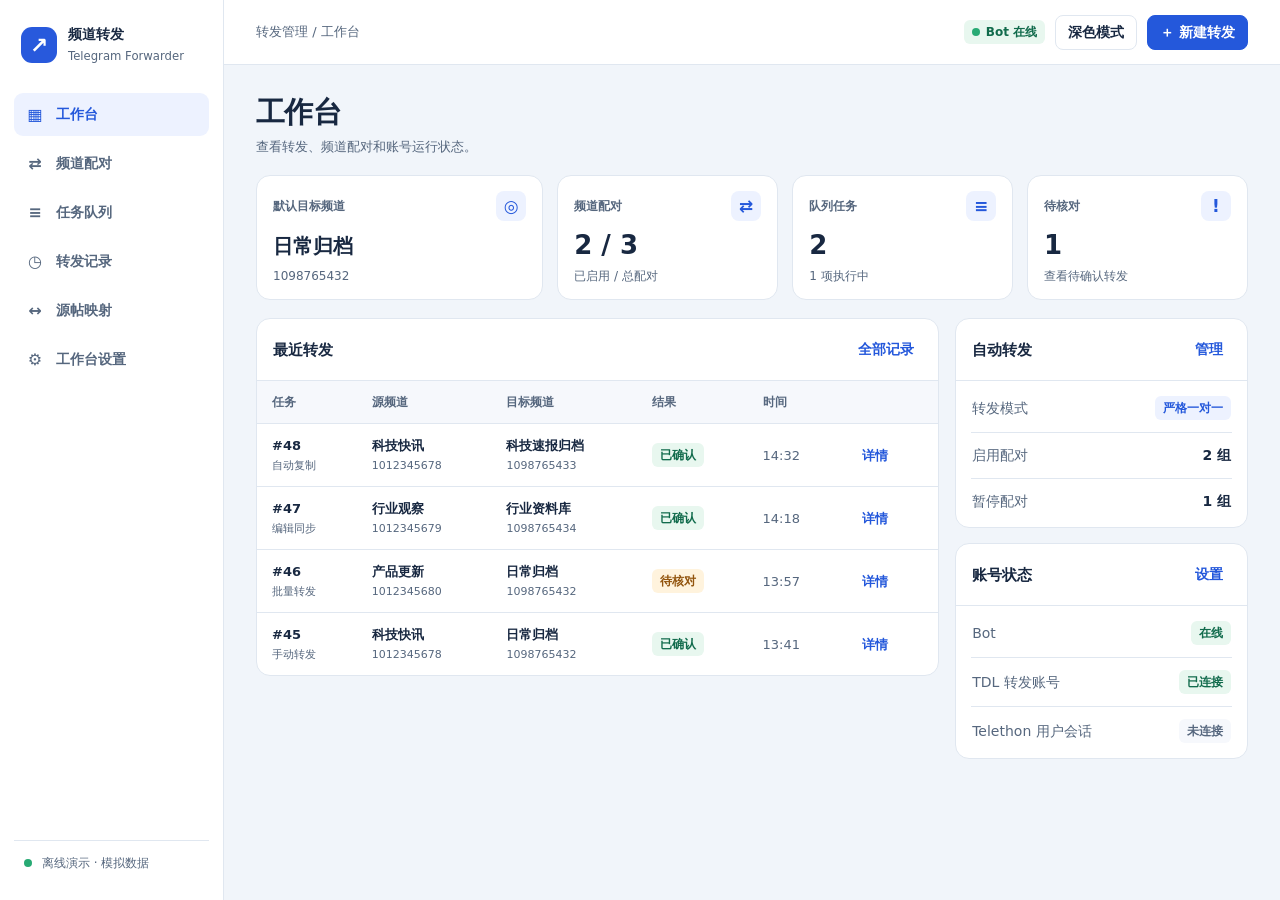
<file: docs/demos/webui-dashboard.html>
<!doctype html>
<html lang="zh-CN">
<head>
<meta charset="utf-8">
<meta name="viewport" content="width=device-width, initial-scale=1">
<title>转发工作台 · 界面演示</title>
<style>
  :root {
    color-scheme: light;
    --canvas: #f1f5fa; --panel: #fff; --soft: #f6f8fc; --line: #e0e7f0; --ink: #182841;
    --muted: #56677e; --blue: #2458db; --blue-soft: #edf2ff; --green: #116b4c;
    --green-soft: #e8f7ef; --amber: #92540d; --amber-soft: #fff3dd; --radius: 14px;
    font: 14px/1.5 Inter, "Microsoft YaHei UI", "PingFang SC", system-ui, sans-serif;
  }
  [data-theme="dark"] {
    color-scheme: dark; --canvas: #101724; --panel: #192435; --soft: #1f2b3e; --line: #304057;
    --ink: #e5edf9; --muted: #a7b7ce; --blue: #9bb7ff; --blue-soft: #233a65;
    --green: #8cdbb5; --green-soft: #203d38; --amber: #ffd28d; --amber-soft: #493720;
  }
  * { box-sizing: border-box; }
  body { margin: 0; background: var(--canvas); color: var(--ink); }
  button, input, select { font: inherit; }
  button { cursor: pointer; }
  button:focus-visible, a:focus-visible, input:focus-visible, select:focus-visible { outline: 3px solid #709aff; outline-offset: 2px; }
  button, a { -webkit-tap-highlight-color: transparent; }
  a { color: var(--blue); }
  h1, h2, p { margin: 0; }
  [hidden] { display: none !important; }
  .layout { min-height: 100vh; display: grid; grid-template-columns: 224px minmax(0, 1fr); }
  .sidebar { position: sticky; top: 0; align-self: start; height: 100vh; padding: 24px 14px 15px; display: flex; flex-direction: column; gap: 27px; background: var(--panel); border-right: 1px solid var(--line); }
  .brand { display: flex; align-items: center; gap: 11px; padding-inline: 7px; }
  .mark { display: grid; place-items: center; width: 36px; height: 36px; flex: 0 0 36px; border-radius: 11px; background: #2859dc; color: #fff; font-size: 22px; font-weight: 750; }
  .brand strong { display: block; font-size: 14px; }
  .brand small, .muted { color: var(--muted); }
  nav { display: grid; gap: 6px; }
  .nav-link { text-decoration: none; display: flex; align-items: center; gap: 12px; color: var(--muted); min-height: 43px; border-radius: 9px; padding: 0 12px; font-weight: 600; }
  .nav-link:hover { background: var(--soft); color: var(--ink); }
  .nav-link[aria-current="page"] { background: var(--blue-soft); color: var(--blue); }
  .nav-icon { display: inline-grid; place-items: center; width: 18px; font-weight: 700; font-size: 16px; }
  .sidefoot { margin-top: auto; display: flex; align-items: center; gap: 10px; padding: 13px 10px; border-top: 1px solid var(--line); font-size: 12px; color: var(--muted); }
  .dot { width: 8px; height: 8px; border-radius: 50%; background: #28aa74; flex: 0 0 8px; }
  .topbar { min-height: 65px; display: flex; align-items: center; justify-content: space-between; gap: 12px; padding: 0 32px; background: var(--panel); border-bottom: 1px solid var(--line); }
  .top-left, .actions, .panel-head, .page-head { display: flex; align-items: center; gap: 10px; }
  .top-left { min-width: 0; }
  .topbar .actions { justify-content: flex-end; }
  .crumb { color: var(--muted); font-size: 13px; }
  .button { border: 1px solid var(--line); border-radius: 8px; min-height: 35px; padding: 6px 12px; color: var(--ink); font-weight: 650; background: var(--panel); text-decoration: none; white-space: nowrap; display: inline-flex; justify-content: center; align-items: center; }
  .button:hover { background: var(--soft); }
  .primary { background: #2458db; border-color: #2458db; color: #fff; }
  .primary:hover { background: #1948c4; }
  .quiet { border-color: transparent; background: transparent; color: var(--blue); padding-inline: 7px; }
  .pill { display: inline-flex; align-items: center; gap: 6px; border-radius: 6px; padding: 3px 8px; color: var(--muted); background: var(--soft); font-weight: 640; font-size: 12px; white-space: nowrap; }
  .success { background: var(--green-soft); color: var(--green); }
  .pending { background: var(--amber-soft); color: var(--amber); }
  .accent { background: var(--blue-soft); color: var(--blue); }
  .menu-toggle, .scrim { display: none; }
  main { width: min(100%, 1440px); margin: 0 auto; padding: 30px 32px 36px; }
  .page-head { justify-content: space-between; margin-bottom: 19px; }
  h1 { font-size: 29px; line-height: 1.2; letter-spacing: -.025em; }
  .page-head p { margin-top: 7px; color: var(--muted); font-size: 13px; }
  .demo-note { color: var(--muted); font-size: 12px; }
  .metrics { display: grid; grid-template-columns: 1.3fr repeat(3, 1fr); gap: 14px; margin-bottom: 18px; }
  .metric, .panel { background: var(--panel); border: 1px solid var(--line); border-radius: var(--radius); }
  .metric { min-width: 0; padding: 15px 16px 14px; text-decoration: none; color: var(--ink); }
  .metric:hover { border-color: var(--blue); }
  .metric-label { display: flex; align-items: center; justify-content: space-between; gap: 7px; color: var(--muted); font-weight: 650; font-size: 12px; }
  .metric-icon { display: grid; place-items: center; width: 30px; height: 30px; border-radius: 8px; background: var(--blue-soft); color: var(--blue); font-size: 17px; }
  .metric-value { display: block; font-weight: 760; font-size: 26px; line-height: 1.15; margin-top: 10px; overflow-wrap: anywhere; font-variant-numeric: tabular-nums; }
  .metric-value.name { font-size: 20px; line-height: 30px; }
  .metric-note { display: block; margin-top: 6px; color: var(--muted); font-size: 12px; }
  .columns { display: grid; grid-template-columns: minmax(0, 2.1fr) minmax(230px, .9fr); gap: 16px; align-items: start; }
  .stack { display: grid; gap: 15px; min-width: 0; }
  .panel { min-width: 0; overflow: hidden; }
  .panel-head { justify-content: space-between; padding: 13px 16px; border-bottom: 1px solid var(--line); min-height: 59px; }
  h2 { font-size: 15px; font-weight: 740; }
  .table-wrap { overflow: auto; }
  table { border-collapse: collapse; width: 100%; text-align: left; }
  th { background: var(--soft); color: var(--muted); font-size: 12px; font-weight: 650; white-space: nowrap; }
  th, td { padding: 12px 15px; border-bottom: 1px solid var(--line); vertical-align: middle; }
  tr:last-child td { border-bottom: 0; }
  td { font-size: 13px; }
  td small { display: block; color: var(--muted); margin-top: 2px; font-size: 11px; font-variant-numeric: tabular-nums; }
  td .button { min-height: 30px; padding: 3px 8px; }
  .time { white-space: nowrap; color: var(--muted); font-variant-numeric: tabular-nums; }
  .pairs td:nth-child(1), .pairs td:nth-child(2) { min-width: 140px; }
  .data-list { margin: 0; padding: 3px 15px; }
  .data-list > div { display: flex; align-items: center; justify-content: space-between; gap: 10px; padding: 12px 1px; border-bottom: 1px solid var(--line); }
  .data-list > div:last-child { border-bottom: 0; }
  dt { color: var(--muted); }
  dd { margin: 0; font-weight: 650; text-align: right; }
  .channel-id { font-variant-numeric: tabular-nums; color: var(--muted); }
  .empty { color: var(--muted); padding: 25px 16px; }
  dialog { border: 1px solid var(--line); border-radius: var(--radius); background: var(--panel); color: var(--ink); width: min(460px, 94vw); max-height: 85vh; padding: 0; }
  dialog::backdrop { background: #14213b68; }
  form { padding: 0 17px 15px; }
  form .panel-head { padding-inline: 0; margin-bottom: 14px; }
  label { display: grid; gap: 5px; margin-block: 12px; font-weight: 650; }
  input, select { width: 100%; border: 1px solid var(--line); border-radius: 8px; min-height: 39px; padding: 7px 10px; color: var(--ink); background: var(--soft); }
  .form-actions { justify-content: flex-end; margin-top: 15px; }
  .error { min-height: 1em; color: var(--amber); font-size: 12px; }
  .toast { position: fixed; z-index: 4; bottom: 18px; right: 18px; max-width: calc(100vw - 36px); background: var(--panel); color: var(--ink); padding: 11px 14px; border: 1px solid var(--line); border-radius: 9px; box-shadow: 0 12px 30px #18284128; }
  @media (max-width: 1050px) {
    .layout { grid-template-columns: 184px minmax(0, 1fr); }
    main, .topbar { padding-inline: 23px; }
    .columns { grid-template-columns: 1fr; }
    .columns > .stack:last-child { grid-template-columns: repeat(2, minmax(0, 1fr)); }
  }
  @media (max-width: 720px) {
    .layout { display: block; }
    .sidebar { position: fixed; inset: 0 auto 0 0; width: 226px; z-index: 3; transform: translateX(-100%); visibility: hidden; }
    .sidebar.open { transform: none; visibility: visible; }
    .scrim.open { display: block; position: fixed; inset: 0; z-index: 2; background: #14213b60; border: 0; }
    .menu-toggle { display: inline-flex; }
    main { padding: 19px 14px 30px; }
    .topbar { padding-inline: 13px; min-height: 58px; }
    .topbar .actions { gap: 5px; }
    .crumb, .topbar .pill { display: none; }
    .metrics { grid-template-columns: repeat(2, minmax(0, 1fr)); gap: 9px; }
    .metric { padding: 10px; }
    .metric-icon { width: 24px; height: 24px; font-size: 13px; }
    .metric-value.name { font-size: 17px; }
    .columns > .stack:last-child { grid-template-columns: 1fr; }
    th, td { padding: 10px 11px; }
    .records { min-width: 575px; }
    .pairs { min-width: 500px; }
    .queue { min-width: 520px; }
    .map-table { min-width: 450px; }
    h1 { font-size: 24px; }
  }
</style>
</head>
<body>
<div class="layout">
  <aside class="sidebar" id="sidebar" aria-label="侧栏">
    <div class="brand"><span class="mark" aria-hidden="true">↗</span><div><strong>频道转发</strong><small>Telegram Forwarder</small></div></div>
    <nav id="nav" aria-label="主导航"></nav>
    <div class="sidefoot"><span class="dot" aria-hidden="true"></span>离线演示 · 模拟数据</div>
  </aside>
  <button class="scrim" id="scrim" aria-label="关闭菜单"></button>
  <div>
    <header class="topbar">
      <div class="top-left"><button type="button" class="button menu-toggle" id="menu" aria-label="打开菜单" aria-controls="sidebar" aria-expanded="false">☰</button><span class="crumb" id="crumb"></span></div>
      <div class="actions">
        <span class="pill success"><span class="dot" aria-hidden="true"></span>Bot 在线</span>
        <button type="button" class="button" id="theme" aria-pressed="false">深色模式</button>
        <button type="button" class="button primary" data-action="new">＋ 新建转发</button>
      </div>
    </header>
    <main id="page"></main>
  </div>
</div>
<dialog id="dialog" aria-labelledby="dialog-title"><form id="form">
  <div class="panel-head"><h2 id="dialog-title"></h2><button class="button quiet" type="button" data-action="close" aria-label="关闭">×</button></div>
  <div id="dialog-body"></div><p class="error" id="error" role="alert"></p>
  <div class="actions form-actions"><button class="button" type="button" data-action="close">关闭</button><button class="button primary" id="submit" type="submit" hidden>确认</button></div>
</form></dialog>
<div id="toast" class="toast" role="status" hidden></div>
<script>
"use strict";
const $ = selector => document.querySelector(selector);
const escape = value => String(value ?? "").replace(/[&<>"']/g, char => ({"&":"&amp;", "<":"&lt;", ">":"&gt;", '"':"&quot;", "'":"&#39;"}[char]));
const sections = {
  home: ["工作台", "▦"], pairs: ["频道配对", "⇄"], jobs: ["任务队列", "≡"],
  history: ["转发记录", "◷"], mappings: ["源帖映射", "↔"], settings: ["工作台设置", "⚙"],
};
const channels = {
  1012345678: "科技快讯", 1012345679: "行业观察", 1012345680: "产品更新",
  1098765432: "日常归档", 1098765433: "科技速报归档", 1098765434: "行业资料库", 1098765435: "产品归档",
};
const pairs = [
  {source:1012345678, target:1098765433, enabled:true},
  {source:1012345679, target:1098765434, enabled:true},
  {source:1012345680, target:1098765435, enabled:false},
];
const historyRows = [
  {id:48, source:1012345678, target:1098765433, kind:"自动复制", status:"已确认", time:"14:32", post:618},
  {id:47, source:1012345679, target:1098765434, kind:"编辑同步", status:"已确认", time:"14:18", post:294},
  {id:46, source:1012345680, target:1098765432, kind:"批量转发", status:"待核对", time:"13:57"},
  {id:45, source:1012345678, target:1098765432, kind:"手动转发", status:"已确认", time:"13:41", post:885},
];
const jobs = [
  {id:49, link:"https://t.me/c/1012345678/121", target:1098765433, kind:"自动复制", status:"执行中"},
  {id:50, link:"https://t.me/c/1012345680/81", target:1098765432, kind:"批量转发", status:"等待执行"},
];
let current = "home", onSubmit, toastTimer;
const defaultTarget = 1098765432;
const label = id => channels[id] ? channels[id] + "（" + id + "）" : String(id);
const cell = id => channels[id] ? "<strong>" + escape(channels[id]) + "</strong><small>" + id + "</small>" : escape(id);
const pill = (value, type = "") => '<span class="pill ' + type + '">' + escape(value) + '</span>';
const button = (text, action, id = "") => '<button type="button" class="button quiet" data-action="' + action + '" data-id="' + id + '">' + escape(text) + '</button>';
const panel = (title, body, action = "") => '<section class="panel"><div class="panel-head"><h2>' + escape(title) + "</h2>" + action + "</div>" + body + "</section>";
const table = (className, columns, body) => '<div class="table-wrap"><table class="' + className + '"><thead><tr>' + columns.map(title => '<th scope="col">' + escape(title) + "</th>").join("") + "</tr></thead><tbody>" + body + "</tbody></table></div>";
const list = rows => '<dl class="data-list">' + rows.map(([term, value]) => "<div><dt>" + escape(term) + "</dt><dd>" + value + "</dd></div>").join("") + "</dl>";
const link = (title, page) => '<a class="button quiet" href="#' + page + '">' + escape(title) + "</a>";
const metric = (title, icon, value, note, destination, name = false) =>
  '<a class="metric" href="#' + destination + '"><span class="metric-label">' + title + '<span class="metric-icon" aria-hidden="true">' + icon + '</span></span><strong class="metric-value' + (name ? ' name' : '') + '">' + escape(value) + '</strong><span class="metric-note">' + escape(note) + '</span></a>';

function records() {
  return table("records", ["任务", "源频道", "目标频道", "结果", "时间", ""], historyRows.map(row =>
    "<tr><td><strong>#" + row.id + "</strong><small>" + row.kind + "</small></td><td>" + cell(row.source) + "</td><td>" + cell(row.target) + "</td><td>" +
    pill(row.status, row.post ? "success" : "pending") + '</td><td class="time">' + row.time + "</td><td>" + button("详情", "detail", row.id) + "</td></tr>").join(""));
}
function dashboard() {
  const active = pairs.filter(row => row.enabled).length;
  return '<div class="metrics">' +
    metric("默认目标频道", "◎", channels[defaultTarget], String(defaultTarget), "settings", true) +
    metric("频道配对", "⇄", active + " / " + pairs.length, "已启用 / 总配对", "pairs") +
    metric("队列任务", "≡", jobs.length, jobs.filter(row => row.status === "执行中").length + " 项执行中", "jobs") +
    metric("待核对", "!", historyRows.filter(row => !row.post).length, "查看待确认转发", "jobs") + '</div><div class="columns"><div class="stack">' +
    panel("最近转发", records(), link("全部记录", "history")) + '</div><div class="stack">' +
    panel("自动转发", list([["转发模式", pill("严格一对一", "accent")], ["启用配对", active + " 组"], ["暂停配对", pairs.length - active + " 组"]]), link("管理", "pairs")) +
    panel("账号状态", list([["Bot", pill("在线", "success")], ["TDL 转发账号", pill("已连接", "success")], ["Telethon 用户会话", pill("未连接")]]), link("设置", "settings")) + "</div></div>";
}
const descriptions = {
  home:"查看转发、频道配对和账号运行状态。", pairs:"为每个监听源指定独立的自动转发目标。",
  jobs:"查看当前执行、排队和需要核对的任务。", history:"查看近期的自动复制、同步和手动转发结果。",
  mappings:"核对自动复制的源帖与目标帖。", settings:"查看默认目标和 Telegram 账号状态。",
};
function render() {
  current = location.hash.slice(1) || "home";
  if (!Object.hasOwn(sections, current)) current = "home";
  $("#crumb").textContent = "转发管理 / " + sections[current][0];
  $("#nav").innerHTML = Object.entries(sections).map(([key, [title, icon]]) =>
    '<a class="nav-link" href="#' + key + '"' + (key === current ? ' aria-current="page"' : '') + '><span class="nav-icon" aria-hidden="true">' + icon + "</span>" + title + "</a>").join("");
  const views = {
    home: dashboard,
    pairs: () => panel("严格一对一", table("pairs", ["源频道", "目标频道", "状态", "操作"], pairs.map((row, index) =>
      "<tr><td>" + cell(row.source) + "</td><td>" + cell(row.target) + "</td><td>" +
      pill(row.enabled ? "启用" : "暂停", row.enabled ? "success" : "") + "</td><td>" +
      button(row.enabled ? "暂停" : "恢复", "toggle", index) + "</td></tr>").join(""))),
    jobs: () => '<div class="stack">' + panel("活动任务", jobs.length ? table("queue", ["任务", "类型", "源帖", "目标频道", "状态"], jobs.map(row =>
      "<tr><td>#" + row.id + "</td><td>" + row.kind + "</td><td>" + escape(row.link) + "</td><td>" + cell(row.target) + "</td><td>" +
      pill(row.status, row.status === "执行中" ? "accent" : "pending") + "</td></tr>").join("")) : '<p class="empty">暂无活动任务。</p>') +
      panel("待核对", table("records", ["任务", "源频道", "目标频道", "结果", ""], historyRows.filter(row => !row.post).map(row =>
        "<tr><td>#" + row.id + "</td><td>" + cell(row.source) + "</td><td>" + cell(row.target) + "</td><td>" + pill(row.status, "pending") +
        "</td><td>" + button("详情", "detail", row.id) + "</td></tr>").join(""))) + "</div>",
    history: () => panel("转发记录", records()),
    mappings: () => panel("已确认映射", table("map-table", ["源频道", "目标频道", "目标消息"], historyRows.filter(row => row.post && row.target !== defaultTarget).map(row =>
      "<tr><td>" + cell(row.source) + "</td><td>" + cell(row.target) + "</td><td>#" + row.post + "</td></tr>").join(""))),
    settings: () => '<div class="columns"><div class="stack">' + panel("转发设置", list([["默认目标频道", escape(label(defaultTarget))], ["自动转发模式", pill("严格一对一", "accent")]])) +
      '</div><div class="stack">' + panel("账号状态", list([["Bot", pill("在线", "success")], ["TDL 转发账号", pill("已连接", "success")], ["Telethon 用户会话", pill("未连接")]])) + "</div></div>",
  };
  $("#page").innerHTML = '<div class="page-head"><div><h1>' + sections[current][0] + "</h1><p>" + descriptions[current] + "</p></div></div>" + views[current]();
}
function menu(open) {
  $("#sidebar").classList.toggle("open", open);
  $("#scrim").classList.toggle("open", open);
  $("#menu").setAttribute("aria-expanded", String(open));
}
function showToast(message) {
  const toast = $("#toast");
  toast.textContent = message;
  toast.hidden = false;
  clearTimeout(toastTimer);
  toastTimer = setTimeout(() => { toast.hidden = true; }, 3200);
}
function dialog(title, content, confirmLabel, callback) {
  $("#dialog-title").textContent = title;
  $("#dialog-body").innerHTML = content;
  $("#error").textContent = "";
  $("#submit").hidden = !callback;
  $("#submit").textContent = confirmLabel || "确认";
  onSubmit = callback;
  $("#dialog").showModal();
}
const actions = {
  new: () => dialog("新建转发", '<p class="muted">目标频道 · ' + escape(label(defaultTarget)) +
    '</p><label>源帖链接<input name="link" type="url" required placeholder="https://t.me/c/1012345678/121"></label><label>类型<select name="kind"><option>手动转发</option><option>批量转发</option></select></label>',
    "加入演示队列", data => {
      const source = String(data.get("link")).trim();
      if (!/^https:\/\/t\.me\/(?:c\/\d+|[A-Za-z][A-Za-z0-9_]*)\/\d+(?:\?single)?\/?$/.test(source)) {
        $("#error").textContent = "请输入有效的 Telegram 原帖链接。";
        return false;
      }
      const id = Math.max(48, ...jobs.map(job => job.id)) + 1;
      jobs.push({id, link:source, target:defaultTarget, kind:String(data.get("kind")), status:"等待执行"});
      location.hash = "jobs";
      showToast("已加入演示队列 #" + id);
      return true;
    }),
  close: () => $("#dialog").close(),
  detail: id => {
    const row = historyRows.find(item => item.id === Number(id));
    if (!row) return;
    dialog("转发记录 #" + row.id, list([["源频道", escape(label(row.source))], ["目标频道", escape(label(row.target))],
      ["任务类型", escape(row.kind)], ["结果", pill(row.status, row.post ? "success" : "pending")],
      ["目标消息", row.post ? "#" + row.post : "尚未确认"]]));
  },
  toggle: id => {
    const row = pairs[Number(id)];
    const verb = row.enabled ? "暂停" : "恢复";
    dialog(verb + "频道配对", list([["源频道", escape(label(row.source))], ["目标频道", escape(label(row.target))]]), "确认" + verb, () => {
      row.enabled = !row.enabled;
      showToast("已" + verb + "配对");
      return true;
    });
  },
};
$("#form").addEventListener("submit", event => {
  event.preventDefault();
  if (onSubmit?.(new FormData(event.currentTarget))) {
    $("#dialog").close();
    render();
  }
});
$("#menu").onclick = () => menu(!$("#sidebar").classList.contains("open"));
$("#scrim").onclick = () => { menu(false); $("#menu").focus(); };
$("#theme").onclick = () => {
  const dark = document.documentElement.dataset.theme !== "dark";
  document.documentElement.dataset.theme = dark ? "dark" : "light";
  $("#theme").textContent = dark ? "浅色模式" : "深色模式";
  $("#theme").setAttribute("aria-pressed", String(dark));
};
document.addEventListener("click", event => {
  const action = event.target.closest("[data-action]");
  if (action && Object.hasOwn(actions, action.dataset.action)) actions[action.dataset.action](action.dataset.id);
  if (event.target.closest("#nav a")) menu(false);
});
document.addEventListener("keydown", event => { if (event.key === "Escape" && !$("#dialog").open) menu(false); });
window.addEventListener("hashchange", () => { menu(false); render(); });
render();
</script>
</body>
</html>
</file>
